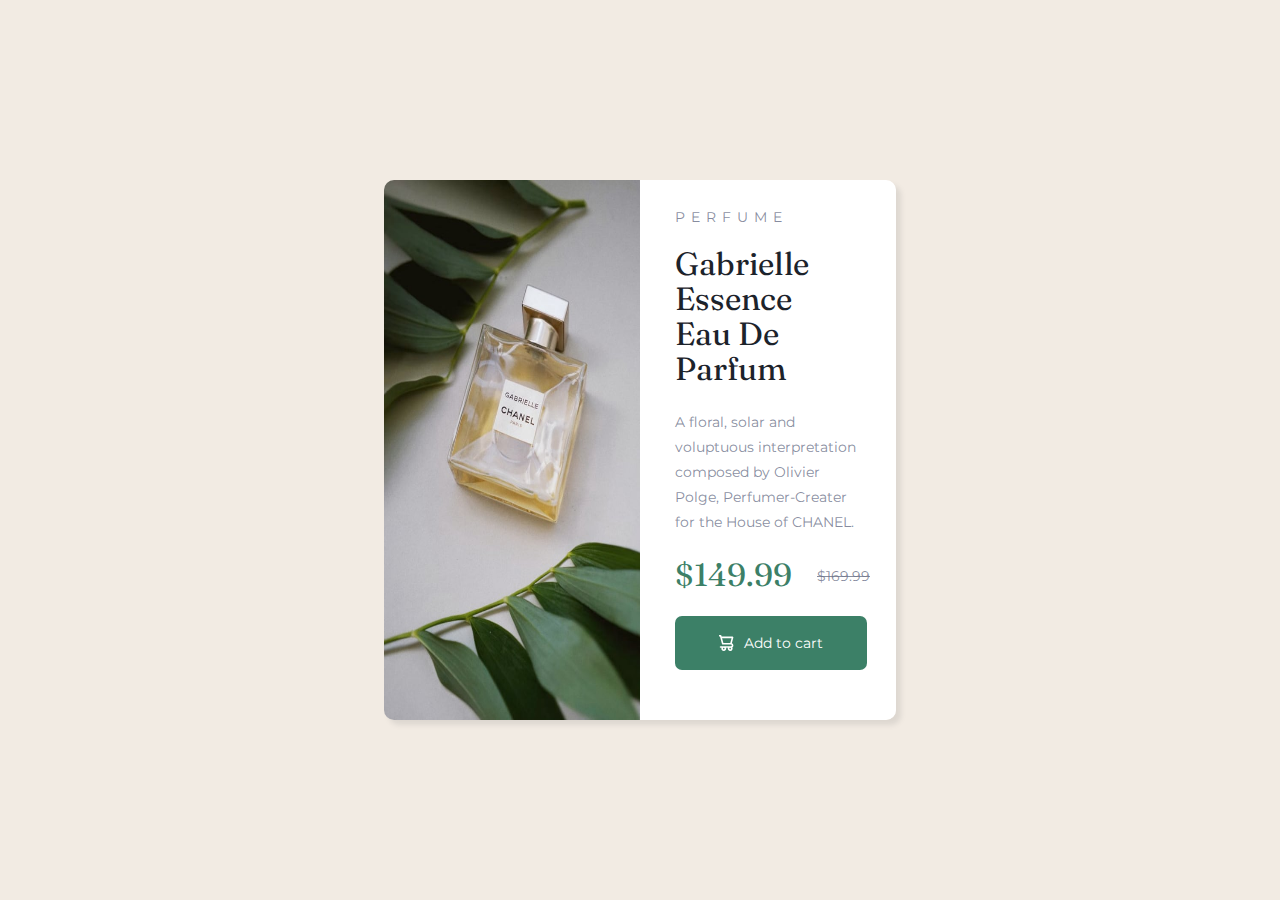
<file: index.html>
<!DOCTYPE html>
<html lang="en">
<head>
    <meta charset="UTF-8">
    <meta http-equiv="X-UA-Compatible" content="IE=edge">
    <meta name="viewport" content="width=device-width, initial-scale=1.0">
    <title>Product-Preview-card</title>
    <link rel="stylesheet" href="style.css">
    <link rel="shortcut icon" href="favicon-32x32.png" type="image/x-icon">
    <link rel="preconnect" href="https://fonts.googleapis.com">
<link rel="preconnect" href="https://fonts.gstatic.com" crossorigin>
<link href="https://fonts.googleapis.com/css2?family=Hanken+Grotesk:wght@600&family=Montserrat:wght@600&display=swap" rel="stylesheet">
<link rel="preconnect" href="https://fonts.googleapis.com">
<link rel="preconnect" href="https://fonts.gstatic.com" crossorigin>
<link href="https://fonts.googleapis.com/css2?family=Fraunces:opsz,wght@9..144,700&family=Hanken+Grotesk:wght@600&family=Montserrat:wght@600&display=swap" rel="stylesheet">
</head>
<body>
   <div class="container">
    <div class="box1">
     <img src="image-product-desktop.jpg" alt="imag" class="img">
    </div>
    <div class="box2">
       <p class="text">PERFUME</p>
       <p class="text1">Gabrielle Essence Eau De Parfum</p>
       <p class="text2">A floral, solar and voluptuous interpretation composed by Olivier Polge, Perfumer-Creater for the House of CHANEL.</p>
       <div class="box3">
        <p class="text3">$149.99</p>
        <p class="text4">$169.99</p>
       </div>
       <button><img src="icon-cart.svg" alt="cart" class="img1">
        Add to cart</button>
    </div>
   </div> 
</body>
</html>
</file>
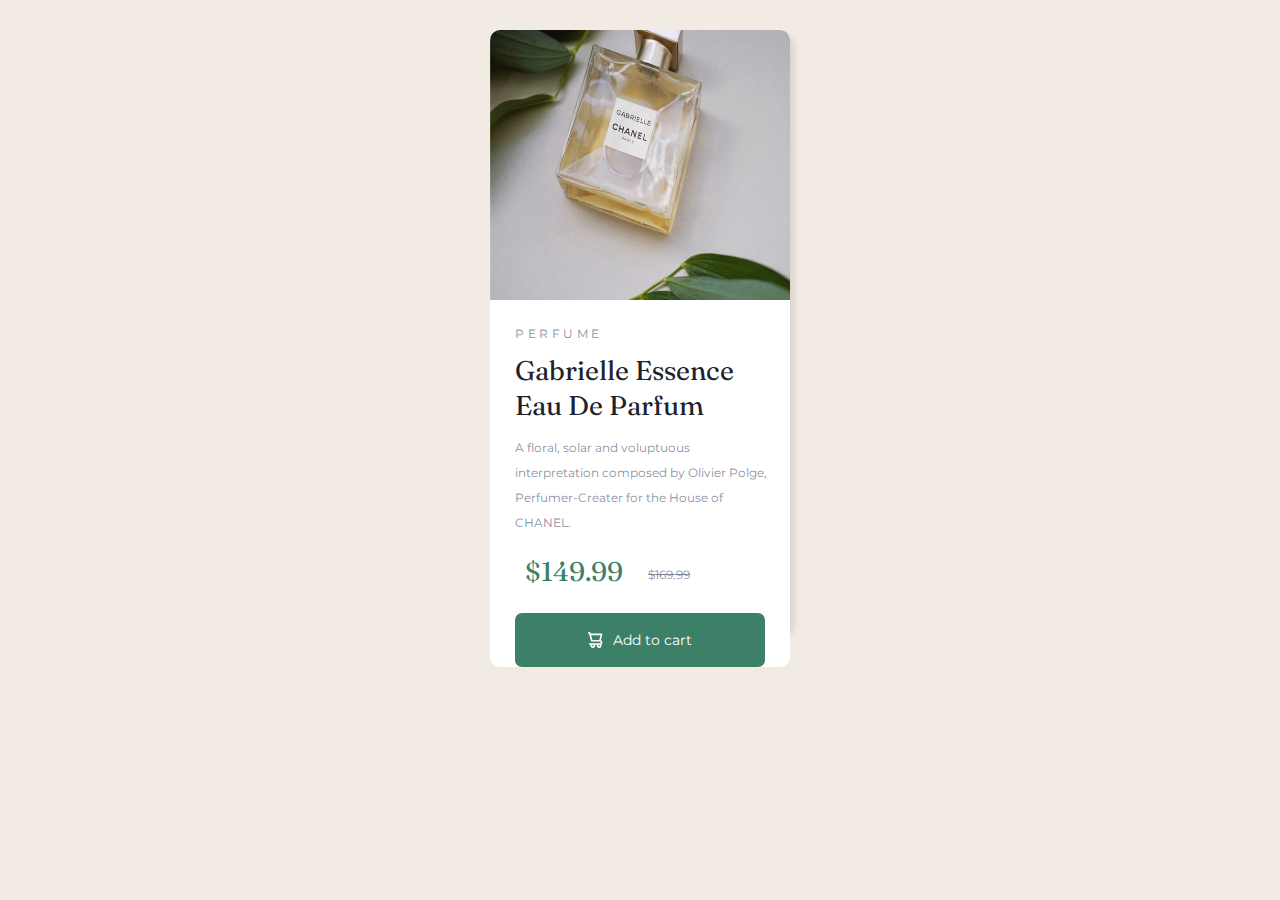
<file: index1.html>
<!DOCTYPE html>
<html lang="en">
<head>
    <meta charset="UTF-8">
    <meta http-equiv="X-UA-Compatible" content="IE=edge">
    <meta name="viewport" content="width=device-width, initial-scale=1.0">
    <title>Product-Preview-card</title>
    <link rel="stylesheet" href="demo.css">
    <link rel="shortcut icon" href="favicon-32x32.png" type="image/x-icon">
    <link rel="preconnect" href="https://fonts.googleapis.com">
<link rel="preconnect" href="https://fonts.gstatic.com" crossorigin>
<link href="https://fonts.googleapis.com/css2?family=Hanken+Grotesk:wght@600&family=Montserrat:wght@600&display=swap" rel="stylesheet">
<link rel="preconnect" href="https://fonts.googleapis.com">
<link rel="preconnect" href="https://fonts.gstatic.com" crossorigin>
<link href="https://fonts.googleapis.com/css2?family=Fraunces:opsz,wght@9..144,700&family=Hanken+Grotesk:wght@600&family=Montserrat:wght@600&display=swap" rel="stylesheet">
</head>
<body>
<div class="container">
    <div class="box1"><img src="image-product-mobile.jpg" alt="img" class="img">
</div>
<div class="box2">
    <p class="text">PERFUME</p>
    <p class="text1">Gabrielle Essence Eau De Parfum</p>
    <p class="text2">A floral, solar and voluptuous interpretation composed by Olivier Polge, Perfumer-Creater for the House of CHANEL.</p>
    <div class="box3">
        <p class="text3">$149.99</p>
        <p class="text4">$169.99</p>
    </div>
    <button><img src="icon-cart.svg" alt="cart" class="img1">
        Add to cart</button>
</div>
</div>
</body>
</html>
</file>
<file: style.css>
*{
    margin: 0;
    padding: 0;
}

body{
    display:flex;
    justify-content: center;
    align-items: center;
    background-color:  hsl(30, 38%, 92%);
}

.container{
    width: 40vw;
    height: 60vh;
    border-radius: 10px;
    margin-top: 20vh;
    display: flex;
    box-shadow: 5px 5px 5px rgba(128, 128, 128, 0.18);
}

.img{
    width: 20vw;
    height:60vh;
    border-top-left-radius: 10px;
    border-bottom-left-radius: 10px;
}

.box2{
    width: 20vw;
    height:60vh;
    background-color: white;
    border-top-right-radius: 10px;
    border-bottom-right-radius: 10px;
    display: flex;
    flex-direction: column;
}

.text{
    color:hsla(228, 12%, 48%, 0.813);
    font-family:'Montserrat', sans-serif;
    font-size: 14px;
    margin-top: 28px;
    margin-left: 35px;
    letter-spacing: 6px;
}

.text1{
    margin-left: 35px;
    color: hsl(212, 21%, 14%); 
    font-family:'Fraunces', serif;
    font-size: 32px;
    line-height: 35px;
    margin-right: 50px;
    margin-top: 20px;
}

.text2{
    color:hsla(228, 12%, 48%, 0.813);
    font-family:'Montserrat', sans-serif;
    font-size: 14px; 
    margin-left: 35px;
    margin-top: 24px;
    margin-right: 35px;
    line-height: 25px;
}

.box3{
    display: flex;
    flex-direction: row;
    margin-left: 35px;
    margin-top: 20px;
}

.text3{
    font-family:'Fraunces', serif;
    color: hsl(158, 36%, 37%);
    font-size: 32px;
}

.text4{
    color:hsla(228, 12%, 48%, 0.813);
    font-family:'Montserrat', sans-serif;
    font-size: 14px;
    margin-left: 25px;
    margin-top: 12px;
    text-decoration-line: line-through;
}

button{
    background-color: hsl(158, 36%, 37%) ;
    color:hsl(0, 0%, 100%);
    font-family:'Montserrat', sans-serif;
    font-size: 14px; 
    margin-left: 35px;
    margin-top: 22px;
    width: 15vw;
    height: 6vh;
    border-radius: 7px;
    border-style: none ;
    display: flex;
    flex-direction: row;
    justify-content: center;
    align-items: center;
}

.img1{
    margin-right: 10px;
   
}

@media only screen and (max-width:600px) {
    .container{
        width: 300px;
        height: 600px;
        border-radius: 10px;
        display: flex;
        box-shadow: 5px 5px 5px rgba(128, 128, 128, 0.18);
        margin-top: 30px;
        flex-direction:column;
        background-color: white;
    }
    
    .img{
        width: 300px;
        height:30vh;
        border-top-left-radius: 10px;
        border-top-right-radius: 10px;
    }
    
    .box2{
        width: 300px;
        height:400px;
        background-color: white;
        border-bottom-right-radius: 10px;
        border-bottom-left-radius: 10px;
        display: flex;
        flex-direction: column;
    }
    
    .text{
        color:hsla(228, 12%, 48%, 0.813);
        font-family:'Montserrat', sans-serif;
        font-size: 12px;
        margin-top: 22px;
        margin-left: 25px;
        letter-spacing: 3.5px;
    }
    
    .text1{
        margin-left: 25px;
        color: hsl(212, 21%, 14%); 
        font-family:'Fraunces', serif;
        font-size: 27px;
        line-height: 35px;
        margin-top: 12px;
        margin-right: 30px;
    }
    
    .text2{
        color:hsla(228, 12%, 48%, 0.813);
        font-family:'Montserrat', sans-serif;
        font-size: 12px; 
        margin-left: 25px;
        margin-top: 12px;
        margin-right: 20px;
        line-height: 25px;
    }
    
    .box3{
        display: flex;
        flex-direction: row;
        margin-left: 35px;
        margin-top: 20px;
    }
    
    .text3{
        font-family:'Fraunces', serif;
        color: hsl(158, 36%, 37%);
        font-size: 27px;
    }
    
    .text4{
        color:hsla(228, 12%, 48%, 0.813);
        font-family:'Montserrat', sans-serif;
        font-size: 12px;
        margin-left: 25px;
        margin-top: 12px;
        text-decoration-line: line-through;
    }
    
    button{
        background-color: hsl(158, 36%, 37%) ;
        color:hsl(0, 0%, 100%);
        font-family:'Montserrat', sans-serif;
        font-size: 14px; 
        margin-left: 25px;
        margin-top: 25px;
        width: 250px;
        height: 6vh;
        border-radius: 7px;
        border-style: none ;
        display: flex;
        flex-direction: row;
        justify-content: center;
        align-items: center;
    }
    .img1{
        margin-right: 10px;
       
    } 
}
</file>
<file: demo.css>
*{
    margin:0;
    padding:0;
}

body{
    display:flex;
    justify-content: center;
    align-items: center;
    background-color:  hsl(30, 38%, 92%);
}

.container{
    width: 300px;
    height: 600px;
    border-radius: 10px;
    display: flex;
    box-shadow: 5px 5px 5px rgba(128, 128, 128, 0.18);
    margin-top: 30px;
    flex-direction:column;
    background-color: white;
}

.img{
    width: 300px;
    height:30vh;
    border-top-left-radius: 10px;
    border-top-right-radius: 10px;
}

.box2{
    width: 300px;
    height:400px;
    background-color: white;
    border-bottom-right-radius: 10px;
    border-bottom-left-radius: 10px;
    display: flex;
    flex-direction: column;
}

.text{
    color:hsla(228, 12%, 48%, 0.813);
    font-family:'Montserrat', sans-serif;
    font-size: 12px;
    margin-top: 22px;
    margin-left: 25px;
    letter-spacing: 3.5px;
}

.text1{
    margin-left: 25px;
    color: hsl(212, 21%, 14%); 
    font-family:'Fraunces', serif;
    font-size: 27px;
    line-height: 35px;
    margin-top: 12px;
    margin-right: 30px;
}

.text2{
    color:hsla(228, 12%, 48%, 0.813);
    font-family:'Montserrat', sans-serif;
    font-size: 12px; 
    margin-left: 25px;
    margin-top: 12px;
    margin-right: 20px;
    line-height: 25px;
}

.box3{
    display: flex;
    flex-direction: row;
    margin-left: 35px;
    margin-top: 20px;
}

.text3{
    font-family:'Fraunces', serif;
    color: hsl(158, 36%, 37%);
    font-size: 27px;
}

.text4{
    color:hsla(228, 12%, 48%, 0.813);
    font-family:'Montserrat', sans-serif;
    font-size: 12px;
    margin-left: 25px;
    margin-top: 12px;
    text-decoration-line: line-through;
}

button{
    background-color: hsl(158, 36%, 37%) ;
    color:hsl(0, 0%, 100%);
    font-family:'Montserrat', sans-serif;
    font-size: 14px; 
    margin-left: 25px;
    margin-top: 25px;
    width: 250px;
    height: 6vh;
    border-radius: 7px;
    border-style: none ;
    display: flex;
    flex-direction: row;
    justify-content: center;
    align-items: center;
}
.img1{
    margin-right: 10px;
   
}
</file>
